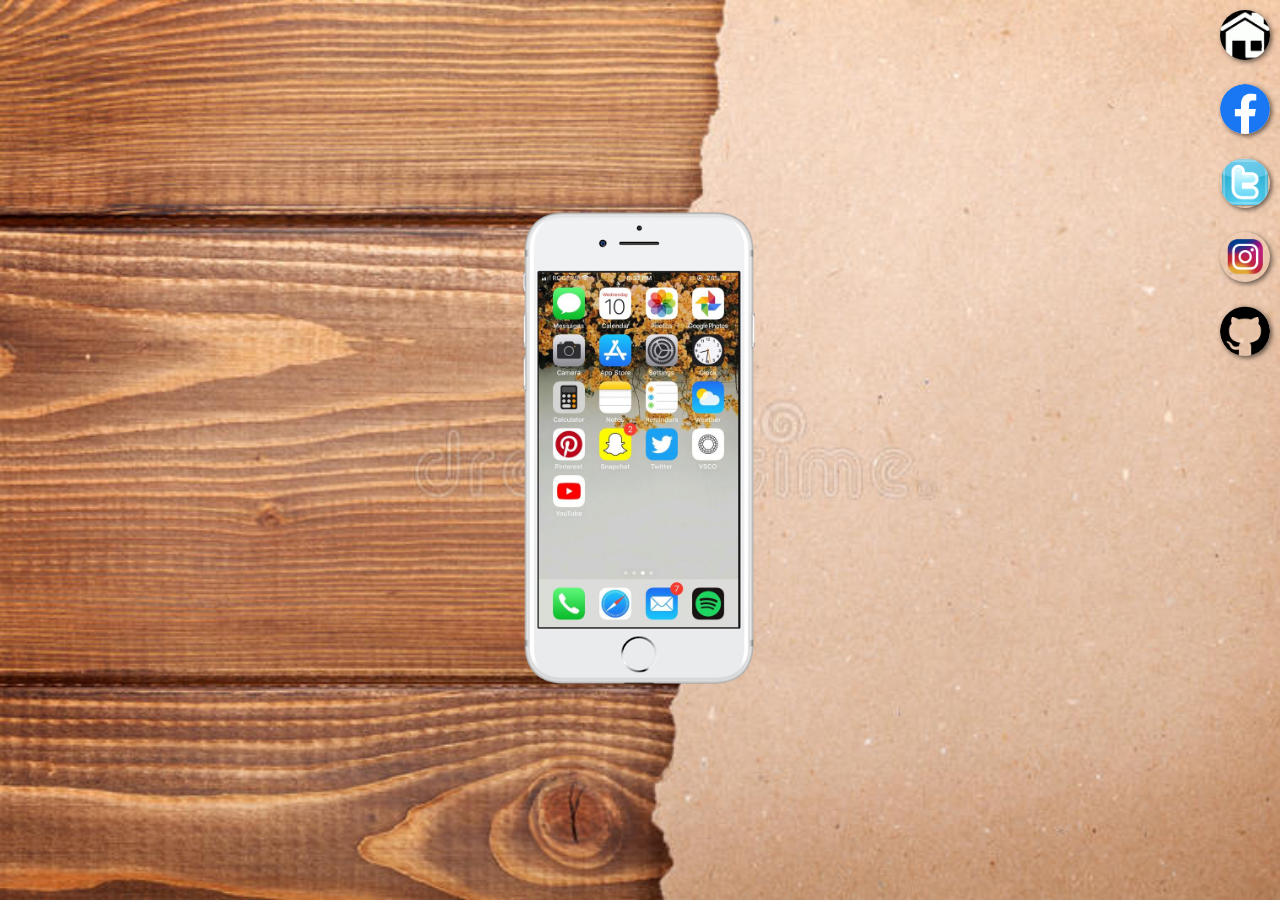
<file: projeto redes socias/index.html>
<!DOCTYPE html>
<html lang="pt-br">
<head>
    <meta charset="UTF-8">
    <meta http-equiv="X-UA-Compatible" content="IE=edge">
    <meta name="viewport" content="width=device-width, initial-scale=1.0">
    <title>Redes Sociais</title>
    <link rel="stylesheet" href="style.css">
</head>
<body>
    <main>
        <section id="telefone">
            <iframe src="home.html" name="tela" id="tela" frameborder="0"></iframe>

        </section>
        <section id="redes-sociais">
            <a href="home.html" target="tela"><img src="homelogo.png"</a><br>
            <a href="facebook.html" target="tela"><img src="facebook.png"</a><br>
            <a href="#" target="tela"><img src="twitter.png"</a><br>
            <a href="instagram.html" target="tela"><img src="instagram.png"</a><br>
            <a href="github.html" target="tela"><img src="github.png"</a><br>

        </section>
    </main>
    
</body>
</html>
</file>
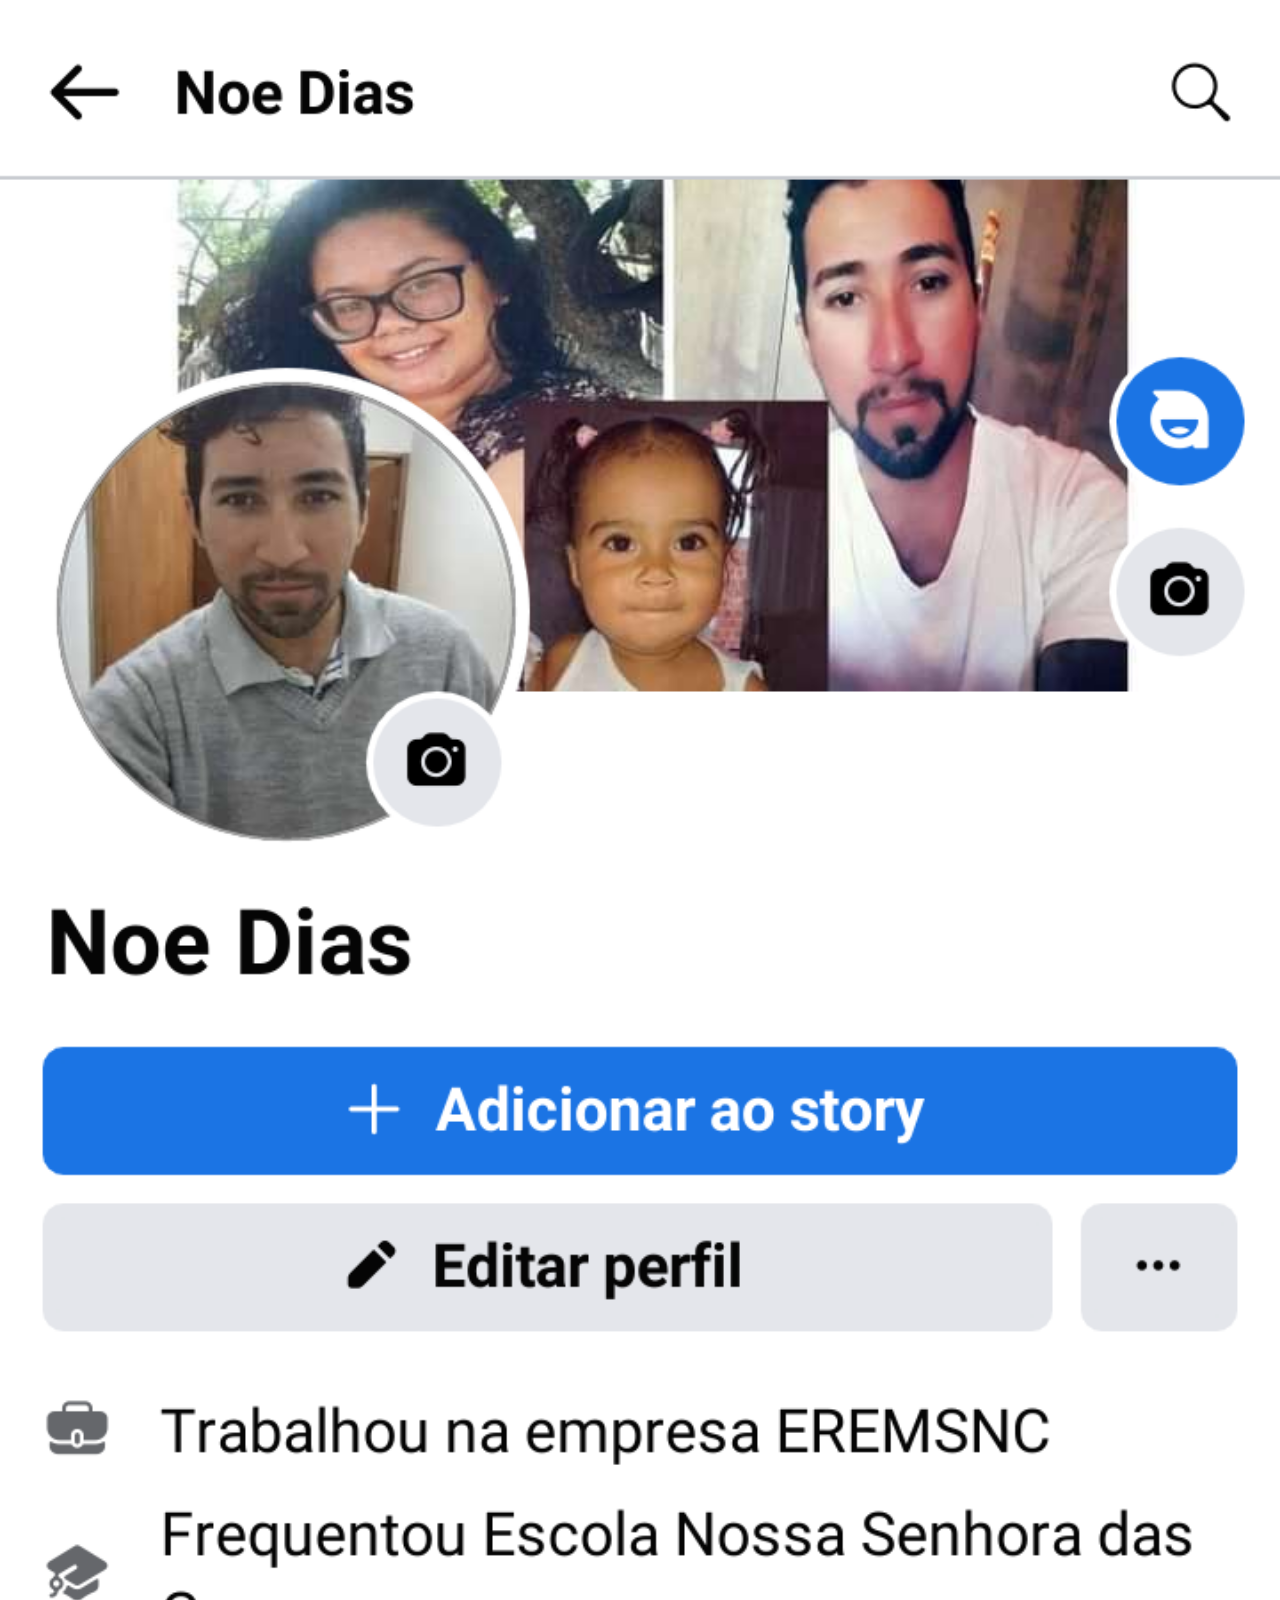
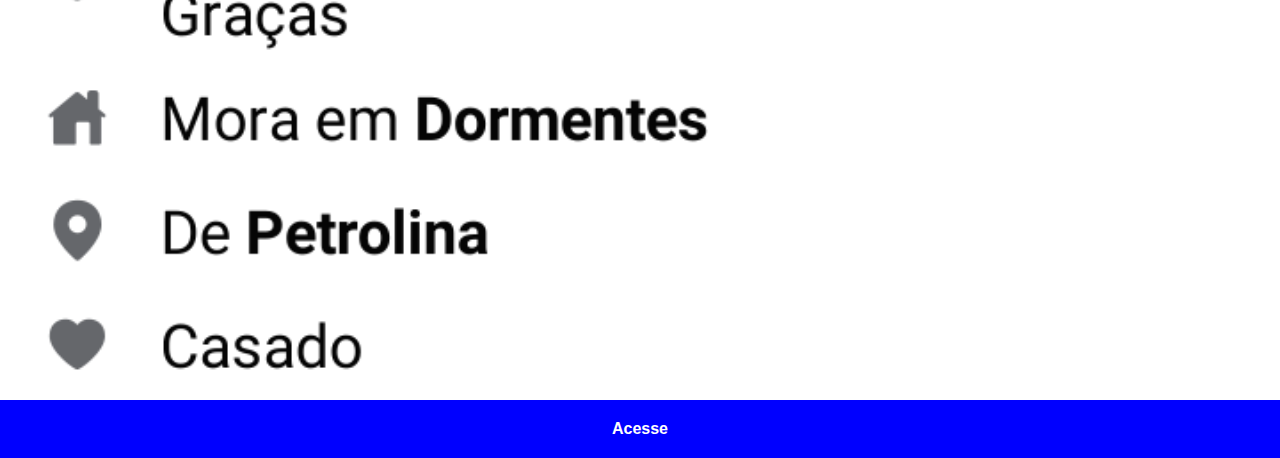
<file: projeto redes socias/facebook.html>
<!DOCTYPE html>
<html lang="en">
<head>
    <meta charset="UTF-8">
    <meta http-equiv="X-UA-Compatible" content="IE=edge">
    <meta name="viewport" content="width=device-width, initial-scale=1.0">
    <link rel="stylesheet" href="estilos/social.css">
    <title>facebook</title>
</head>
<body>
    <img src="faceprint.png" alt="facebook">
    <a href="https://www.facebook.com/noe.galvao" target="_blank">Acesse</a>
    
</body>
</html>
</file>
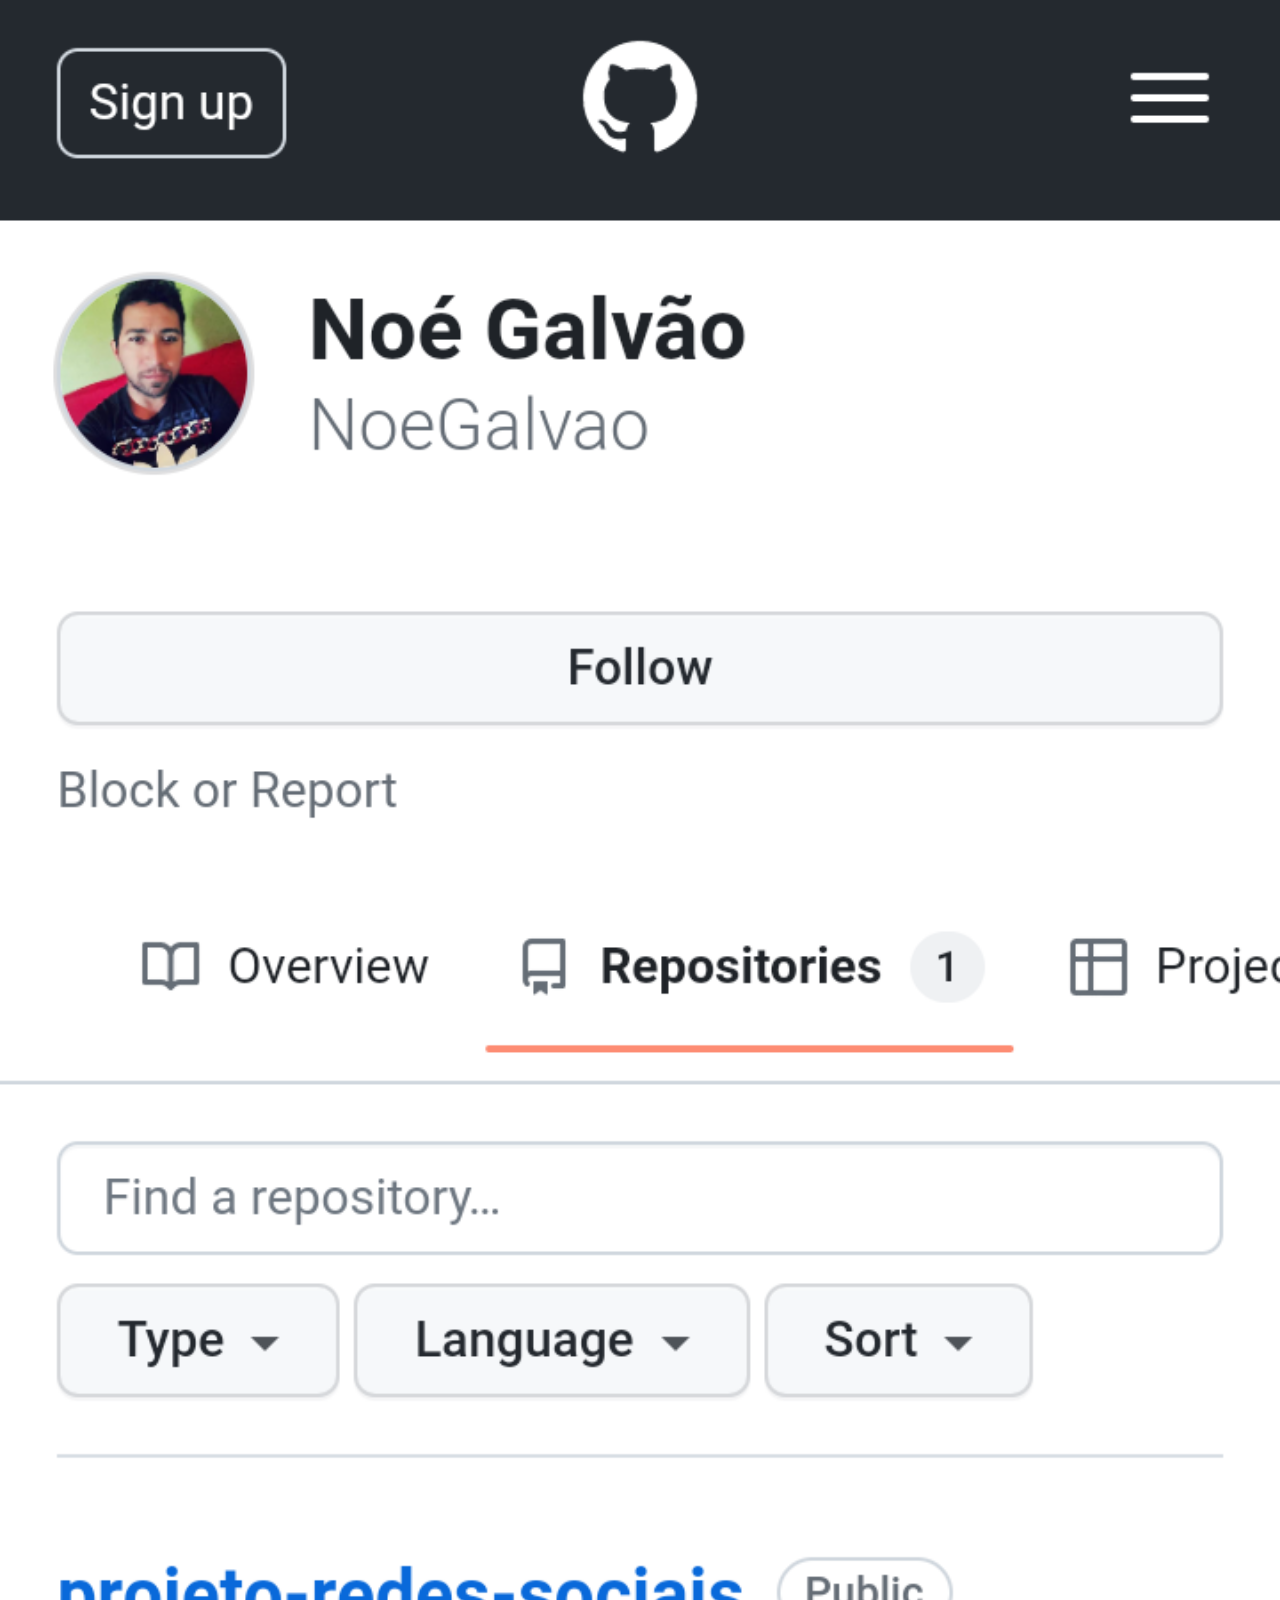
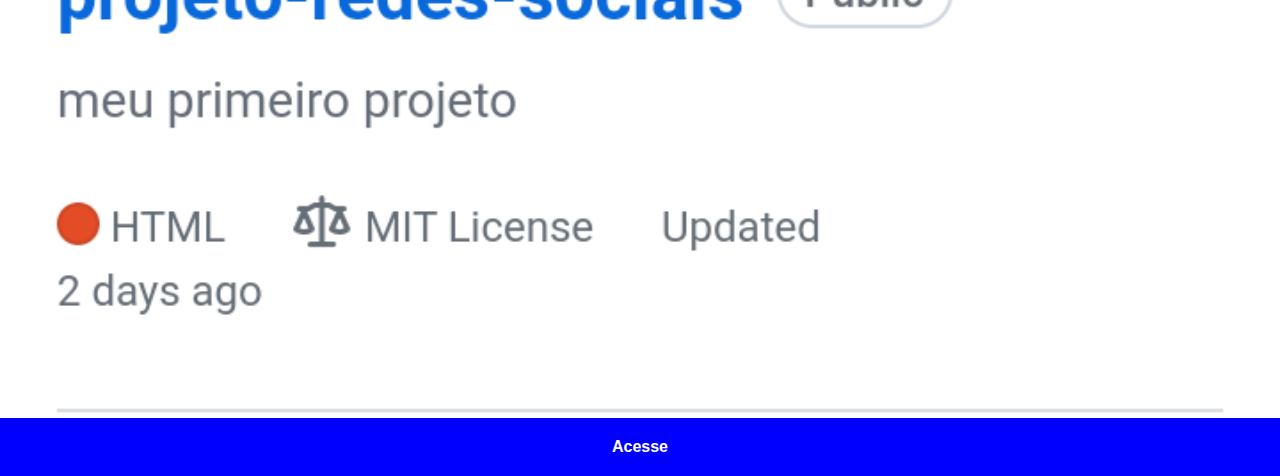
<file: projeto redes socias/github.html>
<!DOCTYPE html>
<html lang="pt-br">
<head>
    <meta charset="UTF-8">
    <meta http-equiv="X-UA-Compatible" content="IE=edge">
    <meta name="viewport" content="width=device-width, initial-scale=1.0">
    <link rel="stylesheet" href="estilos/social.css">
    <title>GitHub</title>
</head>
<body>
    <img src="giyhubprint.png" alt="github">
    <a href="https://github.com/NoeGalvao" target="_blank">Acesse</a>
    
</body>
</html>
</file>
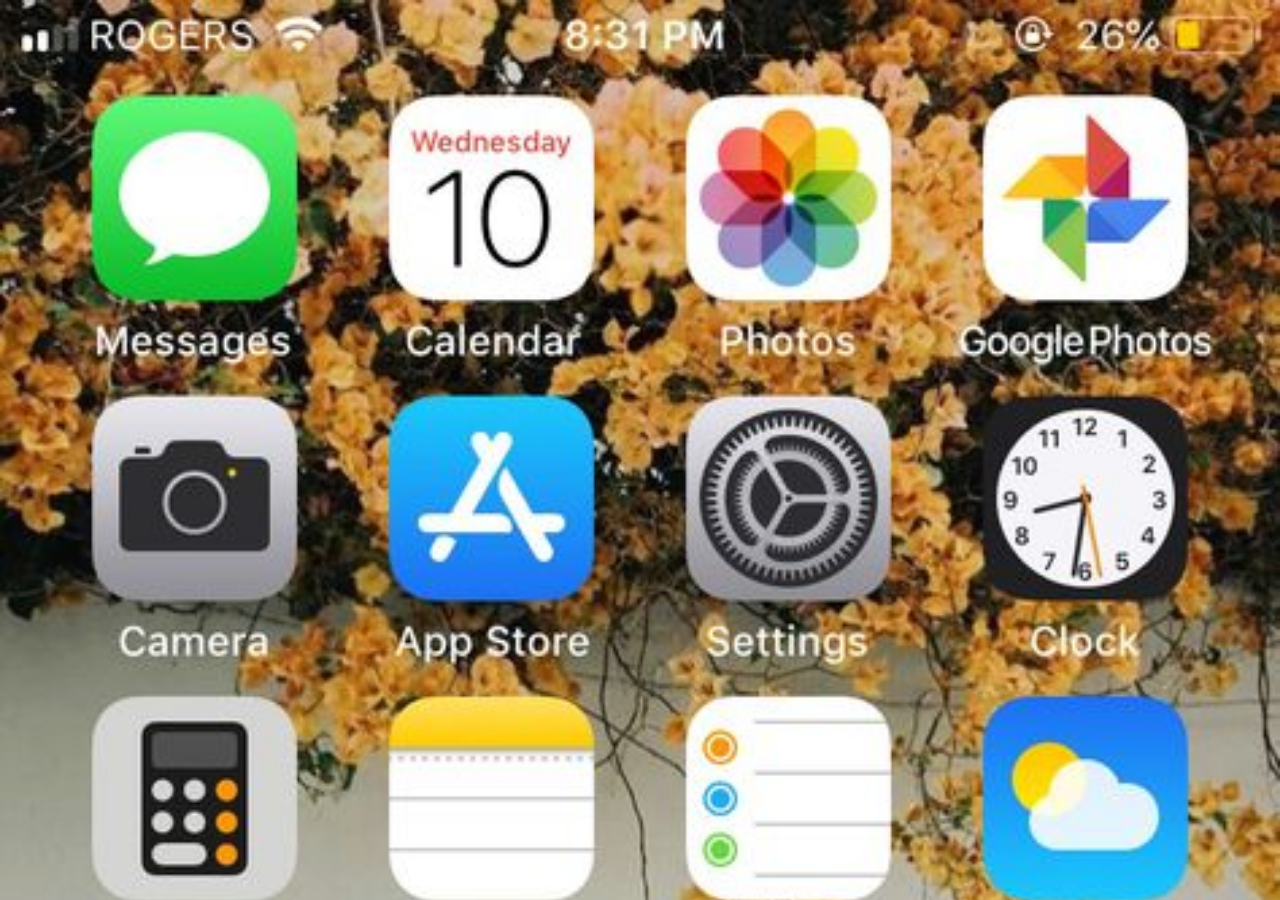
<file: projeto redes socias/home.html>
<!DOCTYPE html>
<html lang="pt-br">
<head>
    <meta charset="UTF-8">
    <meta http-equiv="X-UA-Compatible" content="IE=edge">
    <meta name="viewport" content="width=device-width, initial-scale=1.0">
    <title>home</title>
    <style>
        *{
            margin: 0px;
            padding: 0px;
        }

        body{
            width: 100vw;
            height: 100vh;
            background: black url(home03.jpg) no-repeat top center;
            background-size: cover;
        }
    </style>
</head>
<body>
    
    
</body>
</html>
</file>
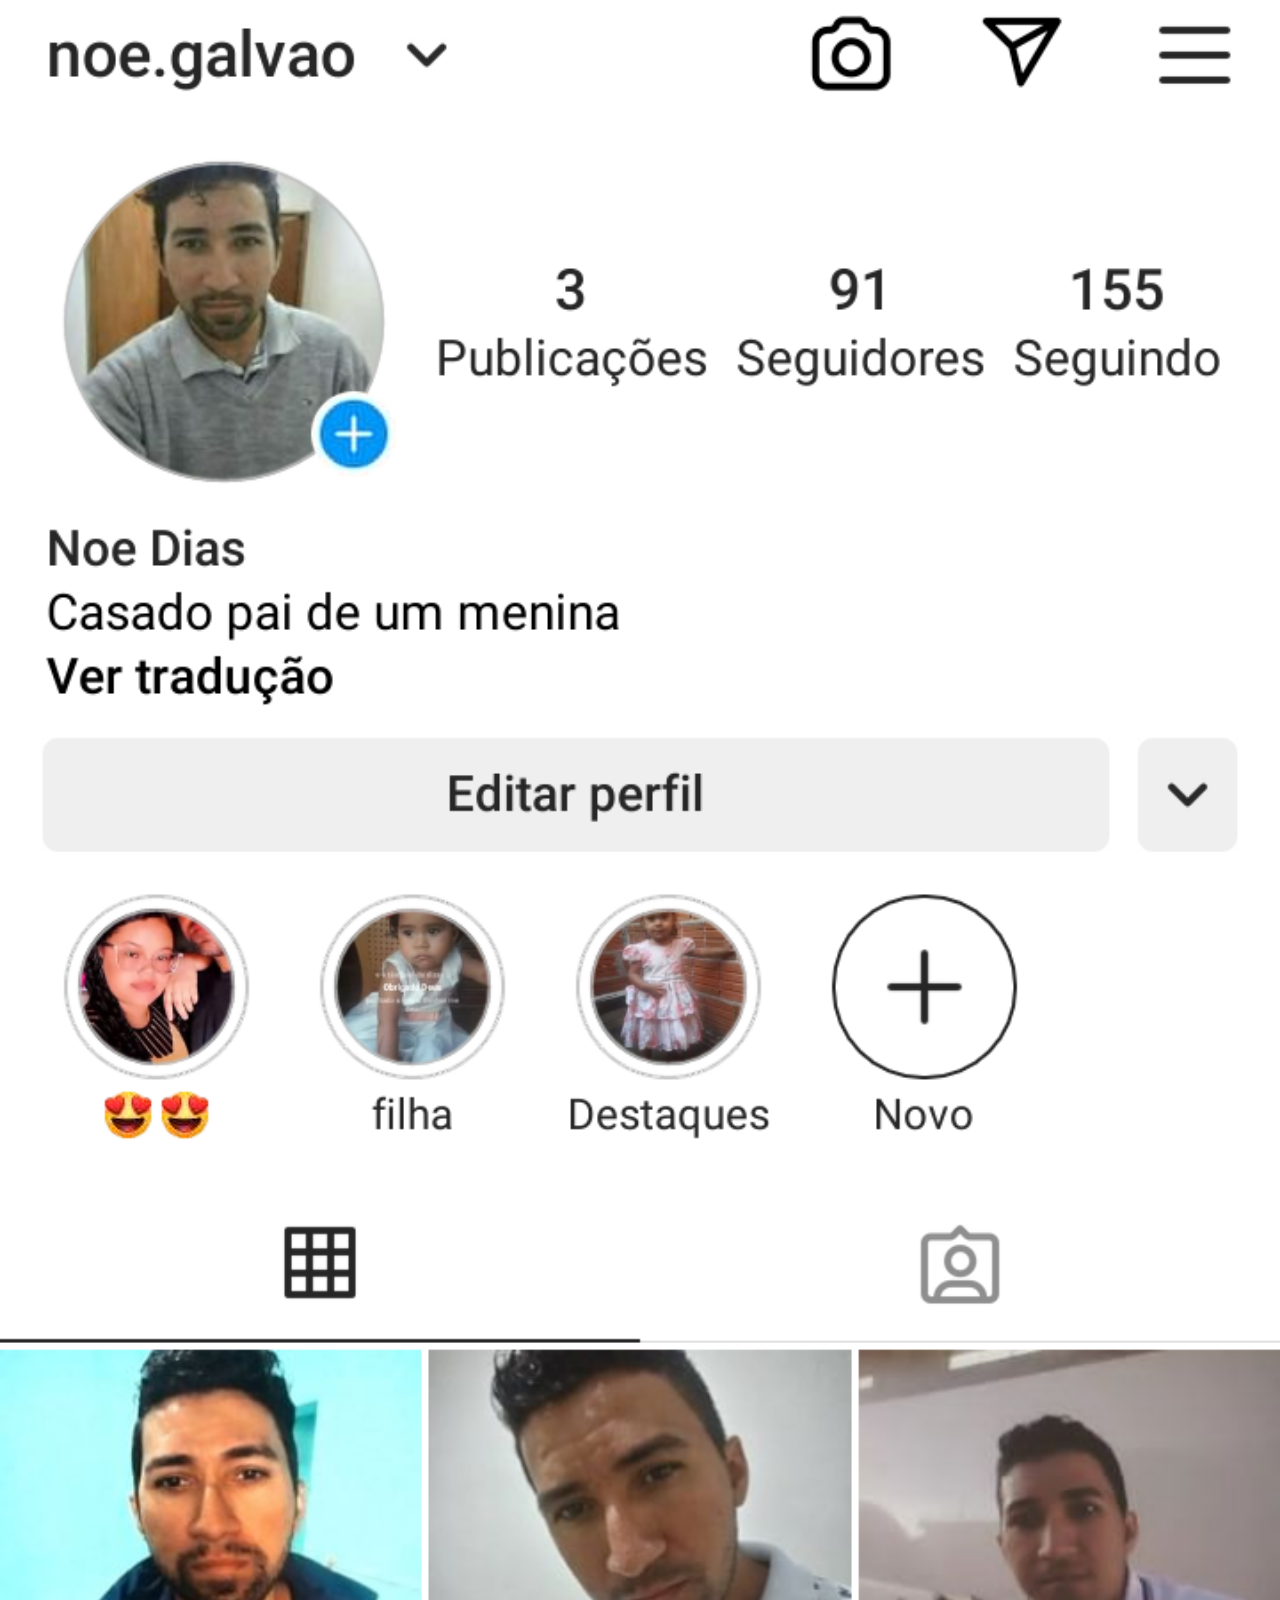
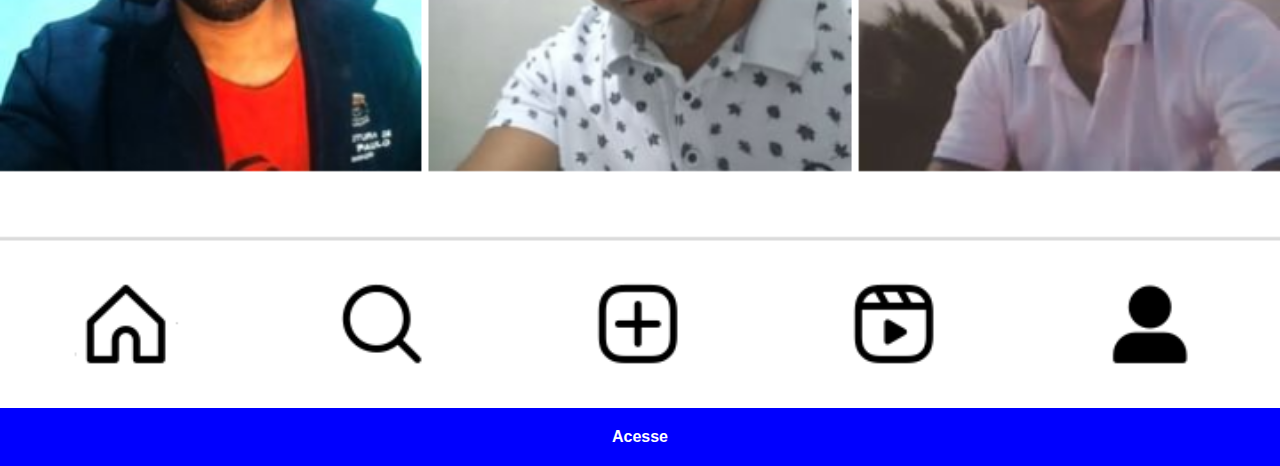
<file: projeto redes socias/instagram.html>
<!DOCTYPE html>
<html lang="pt-br">
<head>
    <meta charset="UTF-8">
    <meta http-equiv="X-UA-Compatible" content="IE=edge">
    <meta name="viewport" content="width=device-width, initial-scale=1.0">
    <link rel="stylesheet" href="estilos/social.css">
    <title>instagram</title>
</head>
<body>
    <img src="stagramprint.png" alt="instagram">
    <a href="https://www.instagram.com/noe.galvao/" target="_blank">Acesse</a>
    
</body>
</html>
</file>
<file: projeto redes socias/style.css>
@charset "UTF-8";

*{
    margin: 0px;
    padding: 0px;
}
body{
    width: 100vw;
    height: 100vh;
    background-image: url(fundo09.jpg);
    background-repeat: no-repeat;
    background-size: cover;
}
section#telefone{
    position:absolute;
    top: 50%;
    left: 50%;

    transform: translate(-50%, -50%);

    width: 295px;
    height: 569px;
    background:  url(iphone02.png)  no-repeat top center;
    background-size: cover;
}
section#redes-sociais{
    text-align: right;
}

  img{
    width: 50px;
    margin: 10px;
    border-radius: 50%;
    box-shadow: 2px 2px 5px rgba(0, 0, 0, 0.575);
    box-sizing: border-box;
    
}
 section#redes-sociais img:hover{
    border: 2px solid white;
    transform: translate(-3px, -3px);
    box-shadow: 5px 5px 10px black;

}
iframe#tela{
    position: relative;
    top: 107px;
    left: 46px;
    width: 200px;
    height: 355px;
}
</file>
<file: projeto redes socias/estilos/social.css>
@charset "UTF-8";

*{
    margin: 0px;
    padding: 0px;
    font-family: Arial, Helvetica, sans-serif;
}
img{
    width:100vw;
}
::-webkit-scrollbar{
    width: 0px;
    height: 0px;
}
a{
    display: block;
    background-color: blue;
    padding: 20px;
    text-align: center;
    font-weight: bolder;
    text-decoration: none;
    color: white;
}
a:hover{
    border: 2px solid white;
    background-color: red;

}
</file>
